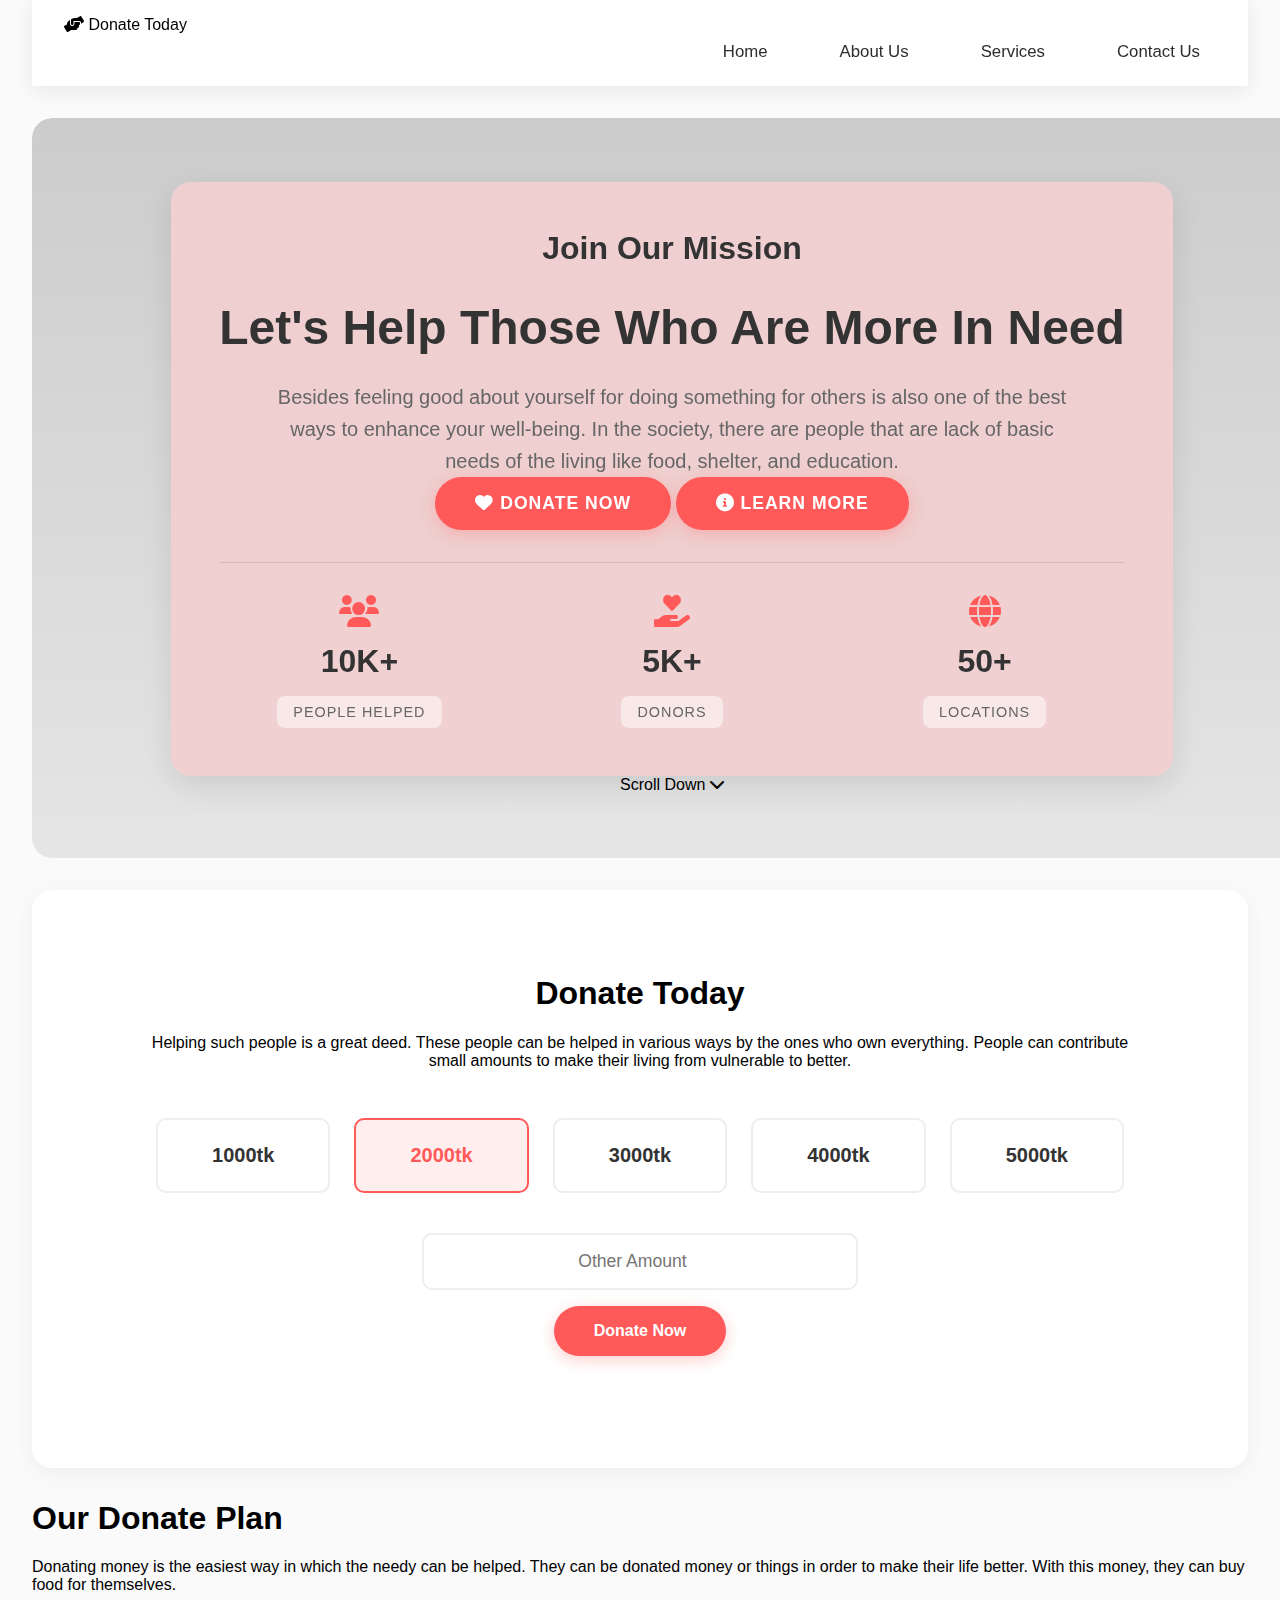
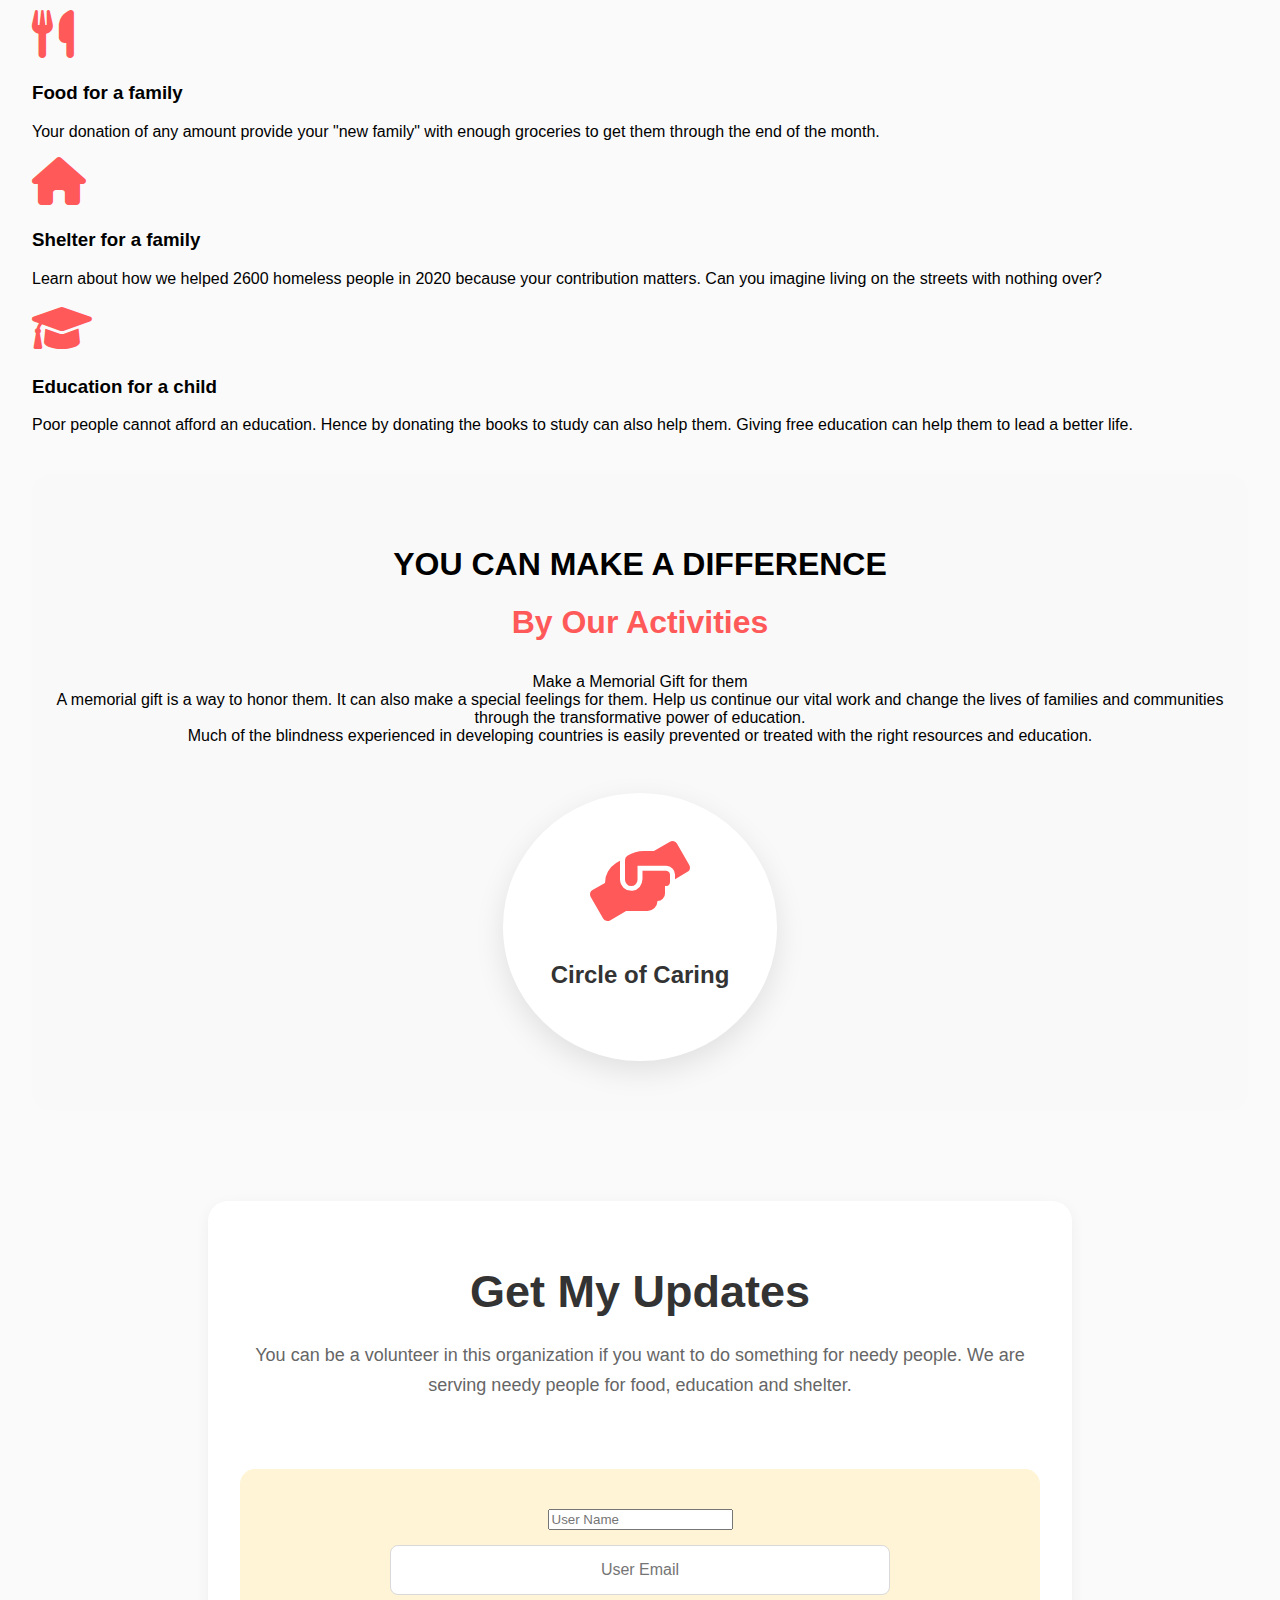
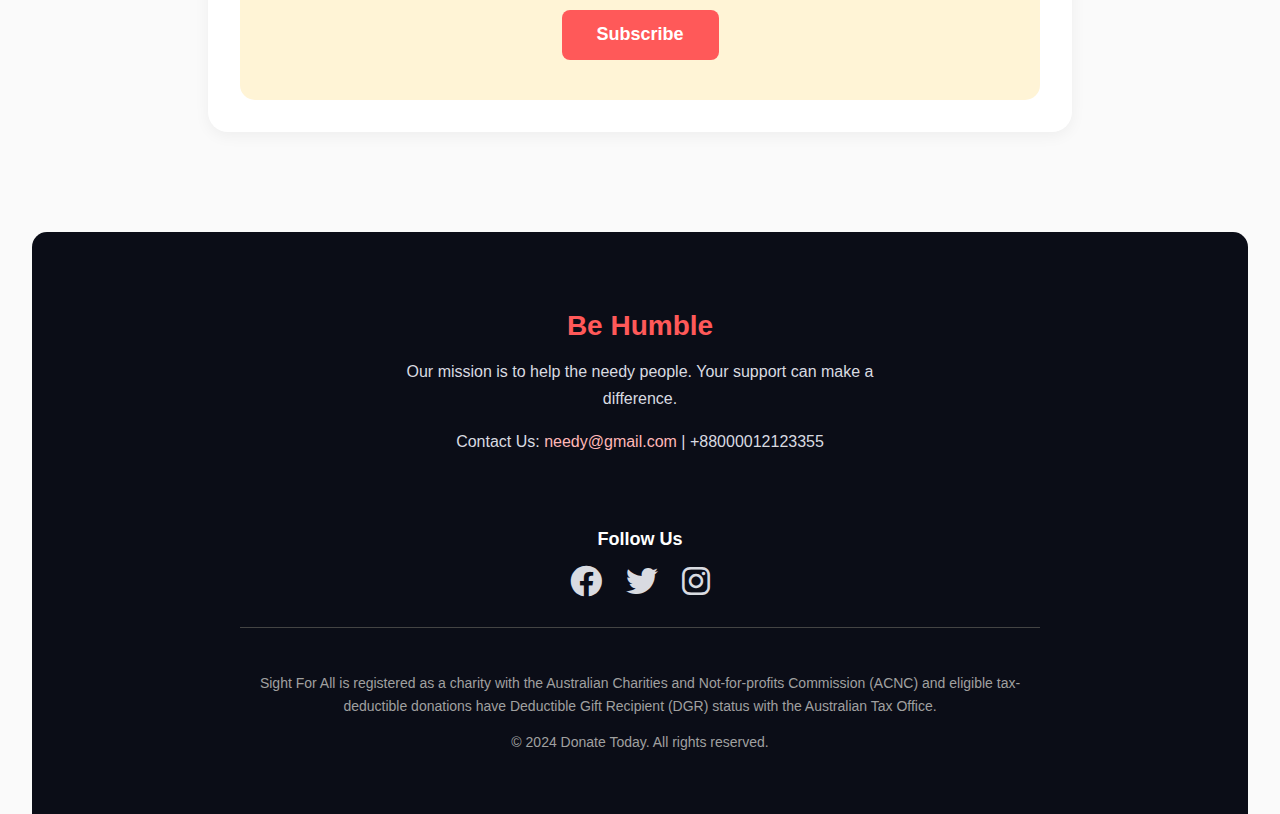
<file: index.html>
<!-- Your HTML structure here -->
<!DOCTYPE html>
<html lang="en">
  <head>
    <meta charset="UTF-8" />
    <meta http-equiv="X-UA-Compatible" content="IE=edge" />
    <meta name="viewport" content="width=device-width, initial-scale=1.0" />
    <title>Donate Today - Home</title>
    <link rel="stylesheet" href="header.css" />
    <link rel="stylesheet" href="https://cdnjs.cloudflare.com/ajax/libs/font-awesome/6.0.0/css/all.min.css" />
    <link href="https://unpkg.com/aos@2.3.1/dist/aos.css" rel="stylesheet">
  </head>
  <body class="body--div">
    <nav class="modern-nav">
      <div class="nav-brand">
        <i class="fas fa-hands-helping"></i>
        <span>Donate Today</span>
      </div>
      <ul>
        <li><a href="index.html" class="active">Home</a></li>
        <li><a href="about.html">About Us</a></li>
        <li>
          <a href="services.html">Services</a>
          <ul class="submenu">
            <li><a href="services.html#food">Food Donation</a></li>
            <li><a href="services.html#shelter">Shelter Support</a></li>
            <li><a href="services.html#education">Education Aid</a></li>
          </ul>
        </li>
        <li><a href="contact.html">Contact Us</a></li>
      </ul>
    </nav>

    <section class="main-div-banner">
      
      <div class="banner-content">
        <div class="banner-badge ">Join Our Mission</div>
        <h1 class="h1-banner">Let's Help Those Who Are More In Need</h1>
        <p class="p-banner">
          Besides feeling good about yourself for doing something for others is also one of the best ways to enhance your well-being. In the society, there are people that are lack of basic needs of the living like food, shelter, and education.
        </p>
        <div class="banner-buttons">
          <a class="btn-banner primary" href="#donate">
            <i class="fas fa-heart"></i>
            Donate Now
          </a>
          <a class="btn-banner secondary" href="#learn-more">
            <i class="fas fa-info-circle"></i>
            Learn More
          </a>
        </div>
        <div class="banner-stats">
          <div class="stat-item" data-aos="fade-up" data-aos-delay="200">
            <i class="fas fa-users"></i>
            <span class="stat-number">10K+</span>
            <span class="stat-label">People Helped</span>
          </div>
          <div class="stat-item" data-aos="fade-up" data-aos-delay="400">
            <i class="fas fa-hand-holding-heart"></i>
            <span class="stat-number">5K+</span>
            <span class="stat-label">Donors</span>
          </div>
          <div class="stat-item" data-aos="fade-up" data-aos-delay="600">
            <i class="fas fa-globe"></i>
            <span class="stat-number">50+</span>
            <span class="stat-label">Locations</span>
          </div>
        </div>
      </div>
      <div class="scroll-indicator">
        <span>Scroll Down</span>
        <i class="fas fa-chevron-down"></i>
      </div>
    </section>

    <section id="donate" class="main-div-donate">
      <div class="donate-content">
        <h1 class="h1-donate">Donate Today</h1>
        <p class="p-donate">
          Helping such people is a great deed. These people can be helped in various ways by the ones who own everything. People can contribute small amounts to make their living from vulnerable to better.
        </p>
        <div class="taka">
          <div class="taka-amount">1000tk</div>
          <div class="taka-amount">2000tk</div>
          <div class="taka-amount">3000tk</div>
          <div class="taka-amount">4000tk</div>
          <div class="taka-amount">5000tk</div>
          <div class="other-donate-now">
            <input class="amount" type="number" placeholder="Other Amount" />
            <a class="btn-donate" href="#">Donate Now</a>
          </div>
        </div>
      </div>
    </section>

    <section class="our-donate-plan">
      <div class="div-our-donate-plan">
        <h1 class="h1-our-donate-plane">Our Donate Plan</h1>
        <p class="p-our-donate-plane">
          Donating money is the easiest way in which the needy can be helped. They can be donated money or things in order to make their life better. With this money, they can buy food for themselves.
        </p>
      </div>
      <div class="donate-plan-cards-container">
        <div class="div-food">
          <div class="plan-icon">
            <i class="fas fa-utensils fa-3x"></i>
          </div>
          <h3 class="h3-our-donate-plane-food">Food for a family</h3>
          <p class="p-our-donate-plane-food">
            Your donation of any amount provide your "new family" with enough groceries to get them through the end of the month.
          </p>
        </div>
        <div class="div-shelter">
          <div class="plan-icon">
            <i class="fas fa-home fa-3x"></i>
          </div>
          <h3 class="h3-our-donate-plane">Shelter for a family</h3>
          <p class="p-our-donate-plane-shelter">
            Learn about how we helped 2600 homeless people in 2020 because your contribution matters. Can you imagine living on the streets with nothing over?
          </p>
        </div>
        <div class="div-education">
          <div class="plan-icon">
            <i class="fas fa-graduation-cap fa-3x"></i>
          </div>
          <h3 class="h3-our-donate-plane">Education for a child</h3>
          <p class="p-our-donate-plane-education">
            Poor people cannot afford an education. Hence by donating the books to study can also help them. Giving free education can help them to lead a better life.
          </p>
        </div>
      </div>
    </section>

    <section class="section-5">
      <div class="activities-1">
        <h1 class="h1-section-5">YOU CAN MAKE A DIFFERENCE</h1>
        <h2 class="h2-section-5">By Our Activities</h2>
        <p class="p-section-5">
          <span>Make a Memorial Gift for them</span><br>
          A memorial gift is a way to honor them. It can also make a special feelings for them. Help us continue our vital work and change the lives of families and communities through the transformative power of education.<br>
          Much of the blindness experienced in developing countries is easily prevented or treated with the right resources and education.
        </p>
      </div>
      <div class="activities-2">
        <div class="circle-of-caring">
          <i class="fas fa-hands-helping fa-5x"></i>
          <h3>Circle of Caring</h3>
        </div>
      </div>
    </section>

    <section class="section-4">
      <div class="main-div-get-my-updates">
        <div class="div-get-my-updates-writings">
          <h1 class="h1-get-my-updates">Get My Updates</h1>
          <p class="p-get-my-updates">
            You can be a volunteer in this organization if you want to do something for needy people. We are serving needy people for food, education and shelter.
          </p>
        </div>
        <div class="form-div-get-my-updates">
          <form class="form-get-my-updates" action="">
            <input class="input-name-get-my-updates" type="text" placeholder="User Name" />
            <input class="input-email-get-my-updates" type="email" placeholder="User Email" />
            <input class="input-submit-get-my-updates" type="submit" value="Subscribe" />
          </form>
        </div>
      </div>
    </section>

    <footer class="site-footer">
      <div class="footer-content-wrapper">
        <div class="footer-main">
          <div class="footer-about">
            <h3 class="footer-heading">Be Humble</h3>
            <p class="footer-mission">
              Our mission is to help the needy people. Your support can make a difference.
            </p>
            <p class="footer-contact">
              Contact Us: <a href="mailto:needy@gmail.com">needy@gmail.com</a> | +88000012123355
            </p>
          </div>
          <div class="footer-social">
            <h4 class="footer-social-heading">Follow Us</h4>
            <a href="#" class="social-link"><i class="fab fa-facebook fa-2x"></i></a>
            <a href="#" class="social-link"><i class="fab fa-twitter fa-2x"></i></a>
            <a href="#" class="social-link"><i class="fab fa-instagram fa-2x"></i></a>
          </div>
        </div>
        <div class="footer-legal-section">
          <p class="footer-legal">
            Sight For All is registered as a charity with the Australian Charities and Not-for-profits Commission (ACNC) and eligible tax-deductible donations have Deductible Gift Recipient (DGR) status with the Australian Tax Office.
          </p>
          <p class="footer-copyright">
            &copy; 2024 Donate Today. All rights reserved.
          </p>
        </div>
      </div>
    </footer>

    <script src="https://unpkg.com/aos@2.3.1/dist/aos.js"></script>
    <script>
      AOS.init();
    </script>
    <script src="script.js"></script>
  </body>
</html>
</file>
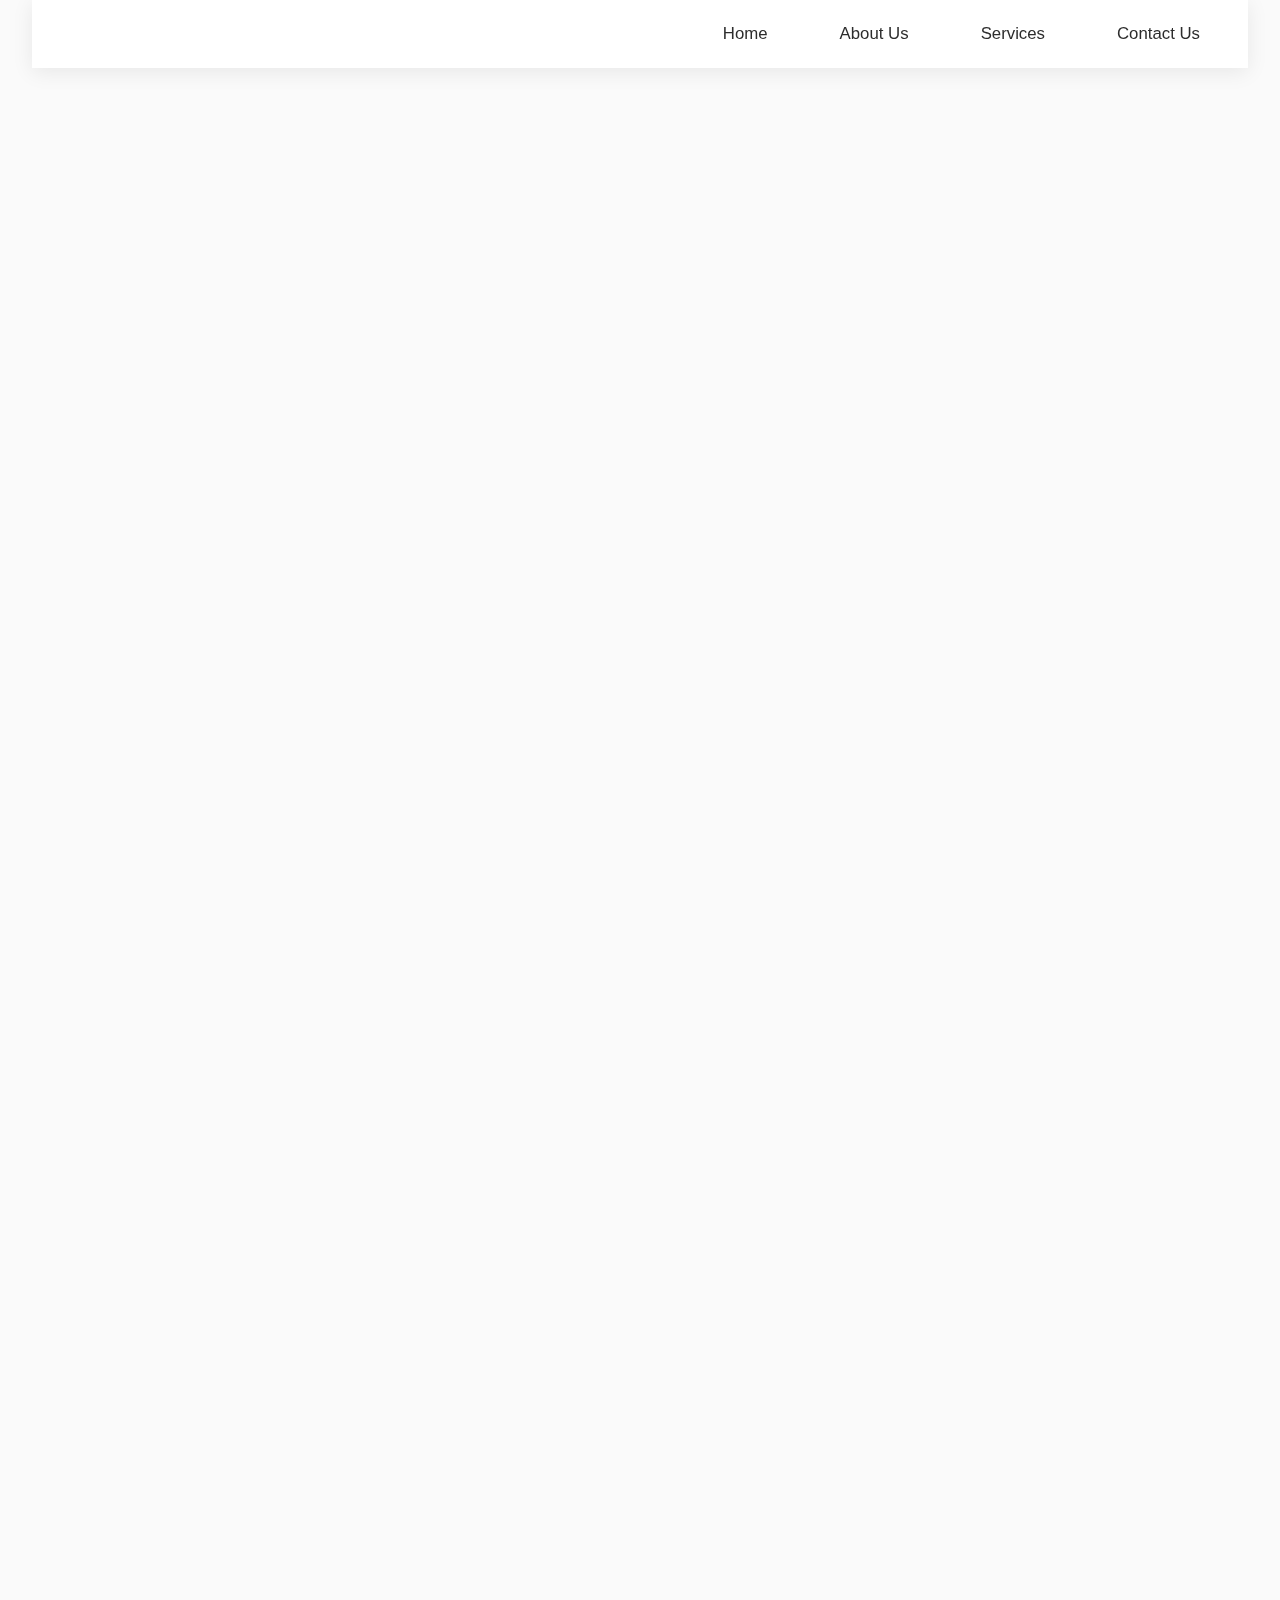
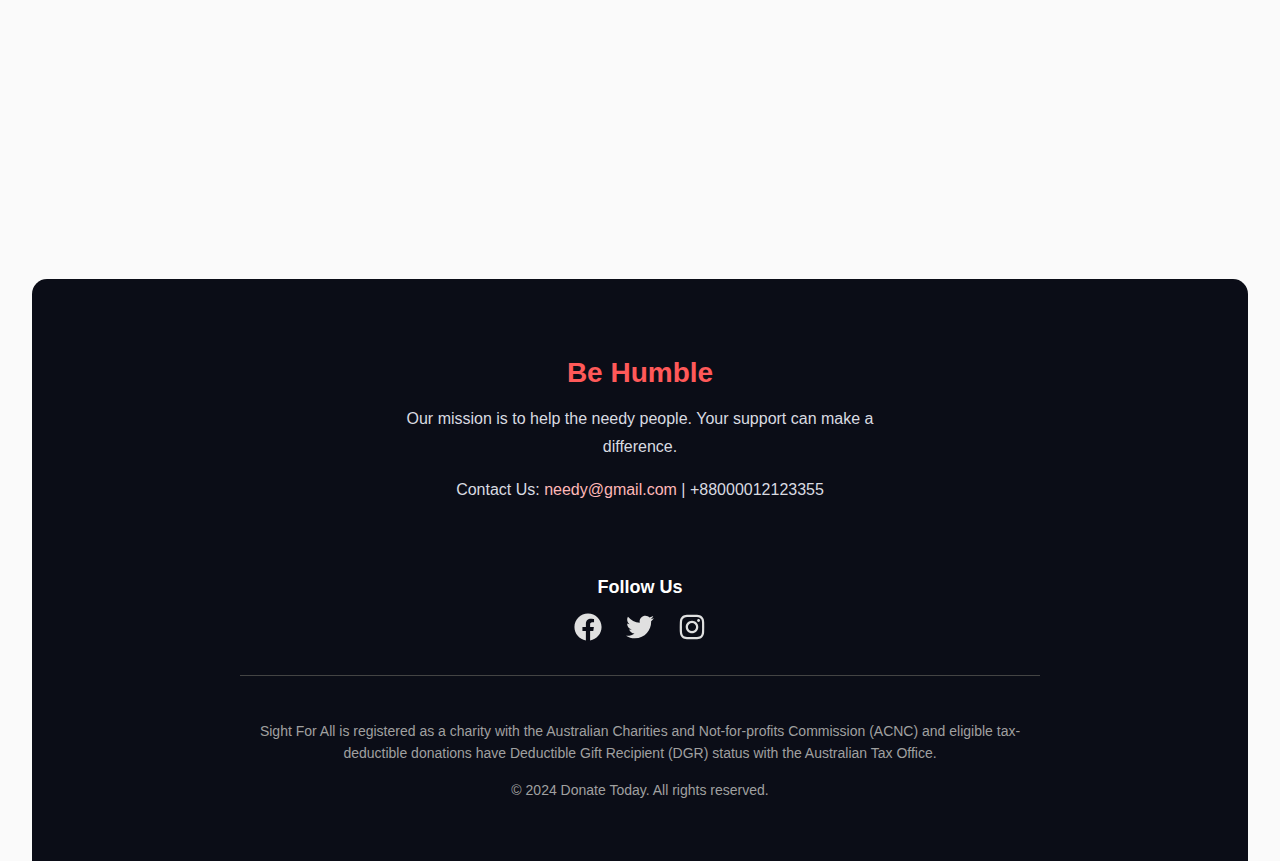
<file: contact.html>
<!DOCTYPE html>
<html lang="en">
  <head>
    <meta charset="UTF-8" />
    <meta http-equiv="X-UA-Compatible" content="IE=edge" />
    <meta name="viewport" content="width=device-width, initial-scale=1.0" />
    <title>Donate Today - Contact Us</title>
    <link rel="stylesheet" href="header.css" />
    <link rel="stylesheet" href="https://cdnjs.cloudflare.com/ajax/libs/font-awesome/6.0.0/css/all.min.css" />
  </head>
  <body class="body--div">
    <nav>
      <ul>
        <li><a href="index.html">Home</a></li>
        <li><a href="about.html">About Us</a></li>
        <li>
          <a href="services.html">Services</a>
          <ul class="submenu">
            <li><a href="services.html#food">Food Donation</a></li>
            <li><a href="services.html#shelter">Shelter Support</a></li>
            <li><a href="services.html#education">Education Aid</a></li>
          </ul>
        </li>
        <li><a href="contact.html">Contact Us</a></li>
      </ul>
    </nav>

    <section class="contact-section">
      <div class="contact-header">
        <h1>Contact Us</h1>
        <p class="contact-subtitle">We'd love to hear from you. Get in touch with us!</p>
      </div>

      <div class="contact-content">
        <div class="contact-info">
          <div class="info-card">
            <i class="fas fa-map-marker-alt fa-2x" style="color: #FF5959; margin-bottom: 15px;"></i>
            <h3>Our Location</h3>
            <p>123 Charity Street</p>
            <p>Dhaka, Bangladesh</p>
          </div>
          <div class="info-card">
            <i class="fas fa-envelope fa-2x" style="color: #FF5959; margin-bottom: 15px;"></i>
            <h3>Contact Information</h3>
            <p>Email: needy@gmail.com</p>
            <p>Phone: +88000012123355</p>
          </div>
          <div class="info-card">
            <i class="fas fa-clock fa-2x" style="color: #FF5959; margin-bottom: 15px;"></i>
            <h3>Working Hours</h3>
            <p>Monday - Friday: 9:00 AM - 6:00 PM</p>
            <p>Saturday: 10:00 AM - 4:00 PM</p>
          </div>
        </div>

        <div class="contact-form-container">
          <form class="contact-form" action="#" method="POST">
            <div class="form-group">
              <label class="form-group-label" for="name">Full Name</label>
              <input type="text" id="name" name="name" required placeholder="Enter your full name">
            </div>
            <div class="form-group">
              <label class="form-group-label" for="email">Email Address</label>
              <input type="email" id="email" name="email" required placeholder="Enter your email address">
            </div>
            <div class="form-group">
              <label class="form-group-label" for="subject">Subject</label>
              <input type="text" id="subject" name="subject" required placeholder="Enter message subject">
            </div>
            <div class="form-group">
              <label class="form-group-label" for="message">Message</label>
              <textarea id="message" name="message" rows="5" required placeholder="Type your message here..."></textarea>
            </div>
            <button type="submit" class="submit-btn">
              <i class="fas fa-paper-plane"></i> Send Message
            </button>
          </form>
        </div>
      </div>

      <div class="map-container">
        <h2><i class="fas fa-map-marked-alt"></i> Find Us</h2>
        <div class="map">
          <iframe 
            src="https://www.google.com/maps/embed?pb=!1m18!1m12!1m3!1d3651.9024424301397!2d90.39108061533447!3d23.753899084584!2m3!1f0!2f0!3f0!3m2!1i1024!2i768!4f13.1!3m3!1m2!1s0x3755b8983f79fa27%3A0x7c2d1c8eec6a1a4a!2sDhaka%2C%20Bangladesh!5e0!3m2!1sen!2sus!4v1647881234567!5m2!1sen!2sus" 
            width="100%" 
            height="450" 
            style="border:0;" 
            allowfullscreen="" 
            loading="lazy">
          </iframe>
        </div>
      </div>
    </section>

    <footer class="site-footer">
      <div class="footer-content-wrapper">
        <div class="footer-main">
          <div class="footer-about">
            <h3 class="footer-heading">Be Humble</h3>
            <p class="footer-mission">
              Our mission is to help the needy people. Your support can make a difference.
            </p>
            <p class="footer-contact">
              Contact Us: <a href="mailto:needy@gmail.com">needy@gmail.com</a> | +88000012123355
            </p>
          </div>
          <div class="footer-social">
            <h4 class="footer-social-heading">Follow Us</h4>
            <a href="#" class="social-link"><img src="icons/facebook-brands.svg" alt="Facebook" class="social-icon"></a>
            <a href="#" class="social-link"><img src="icons/twitter-brands.svg" alt="Twitter" class="social-icon"></a>
            <a href="#" class="social-link"><img src="icons/instagram-brands.svg" alt="Instagram" class="social-icon"></a>
          </div>
        </div>
        <div class="footer-legal-section">
          <p class="footer-legal">
            Sight For All is registered as a charity with the Australian Charities and Not-for-profits Commission (ACNC) and eligible tax-deductible donations have Deductible Gift Recipient (DGR) status with the Australian Tax Office.
          </p>
          <p class="footer-copyright">
            &copy; 2024 Donate Today. All rights reserved.
          </p>
        </div>
      </div>
    </footer>

    <script src="script.js"></script>
  </body>
</html>
</file>
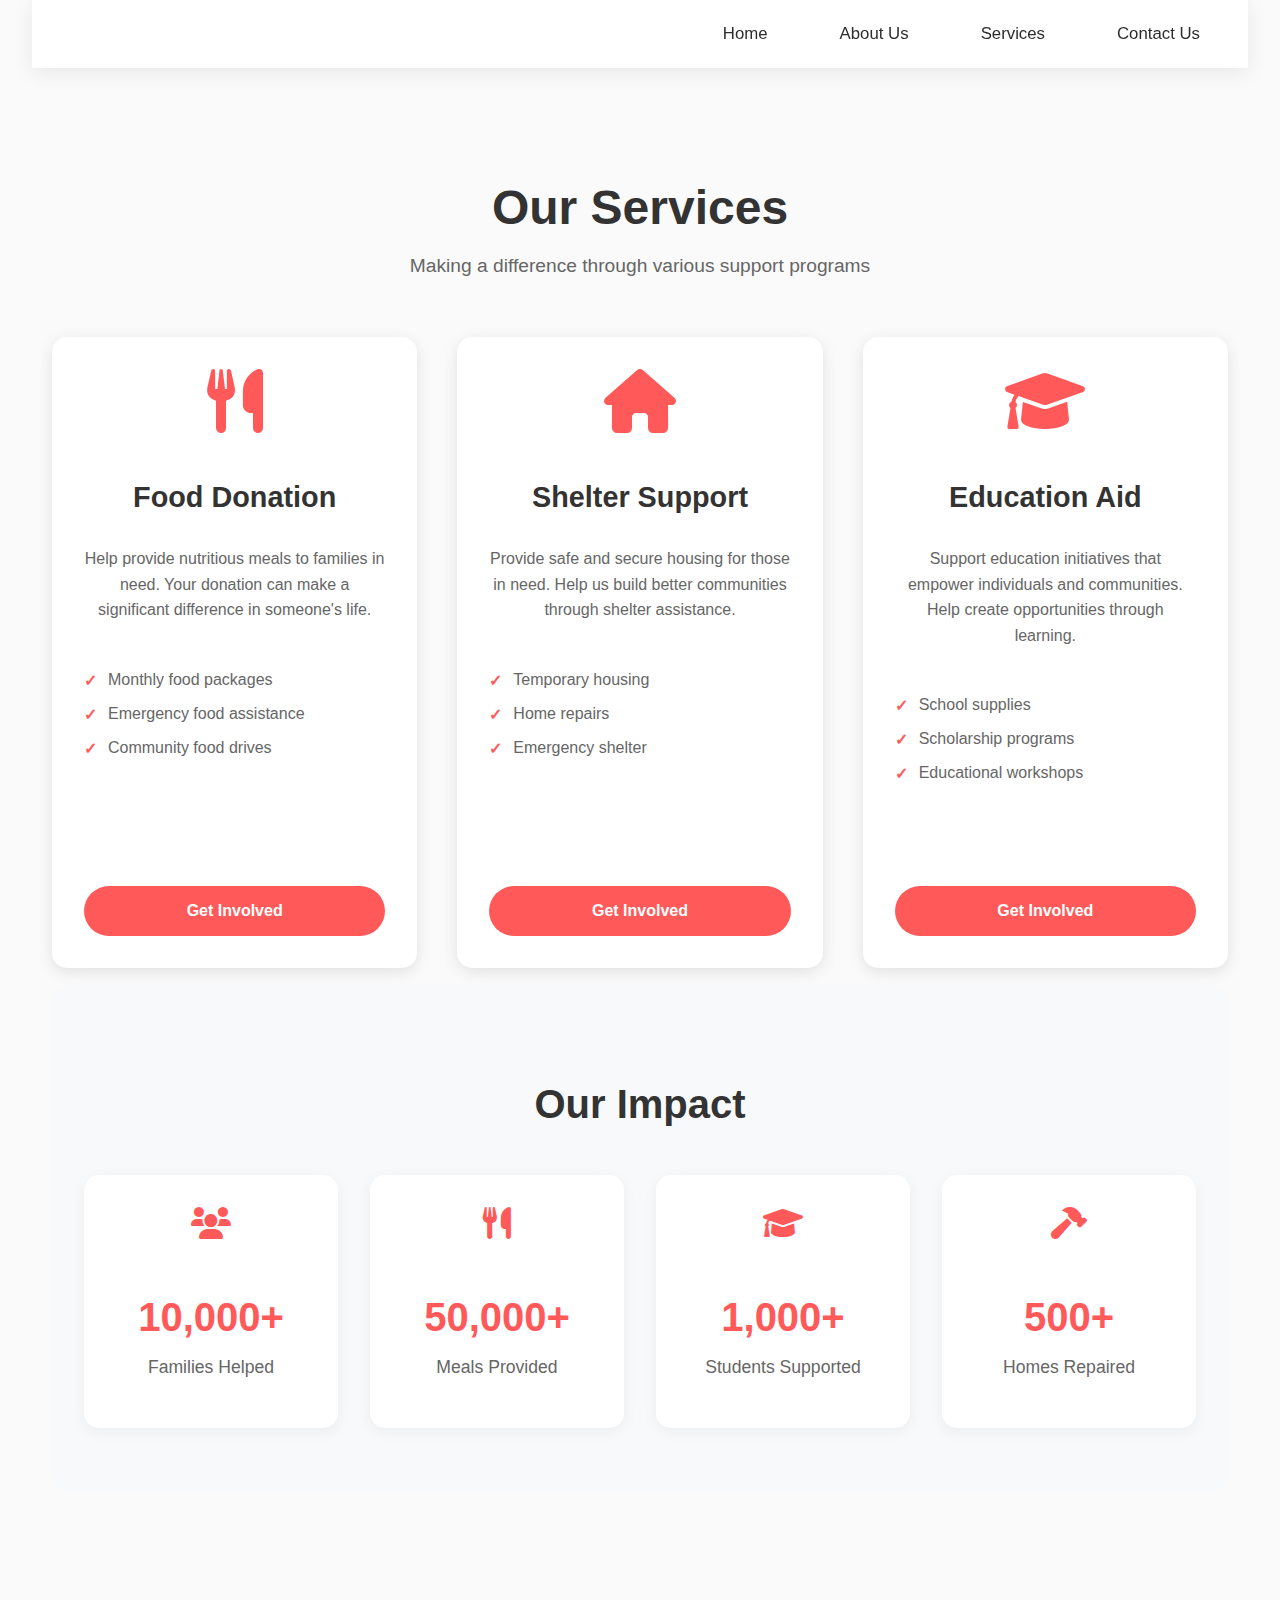
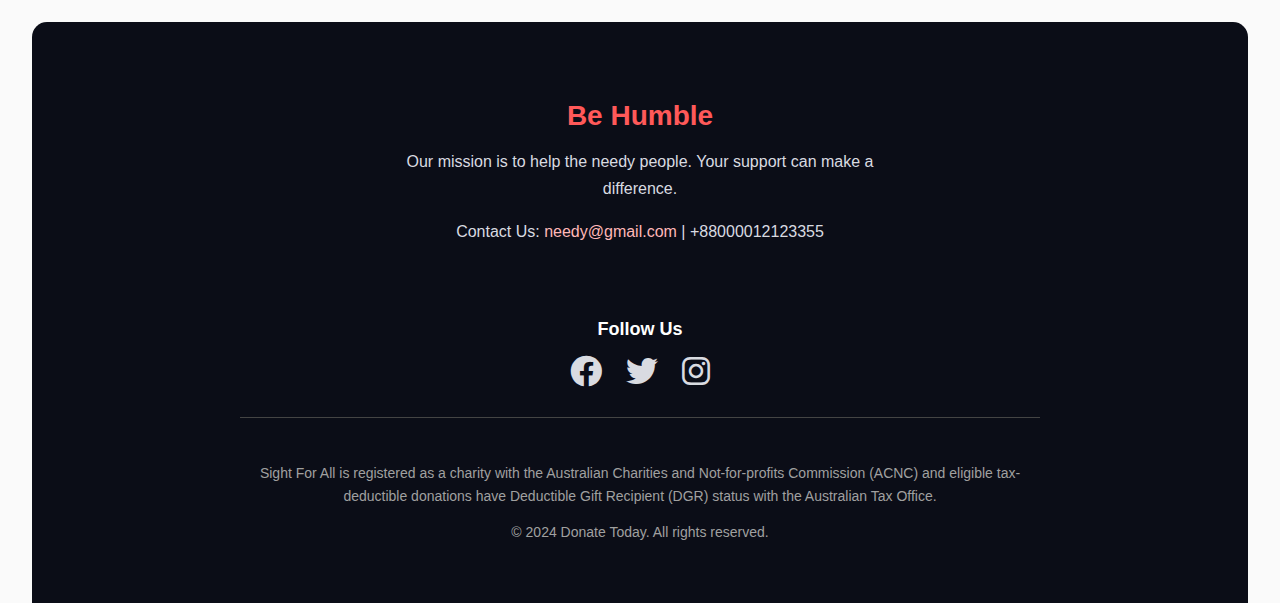
<file: services.html>
<!DOCTYPE html>
<html lang="en">
  <head>
    <meta charset="UTF-8" />
    <meta http-equiv="X-UA-Compatible" content="IE=edge" />
    <meta name="viewport" content="width=device-width, initial-scale=1.0" />
    <title>Donate Today - Services</title>
    <link rel="stylesheet" href="header.css" />
    <link rel="stylesheet" href="https://cdnjs.cloudflare.com/ajax/libs/font-awesome/6.0.0/css/all.min.css" />
  </head>
  <body class="body--div">
    <nav>
      <ul>
        <li><a href="index.html">Home</a></li>
        <li><a href="about.html">About Us</a></li>
        <li>
          <a href="services.html">Services</a>
          <ul class="submenu">
            <li><a href="services.html#food">Food Donation</a></li>
            <li><a href="services.html#shelter">Shelter Support</a></li>
            <li><a href="services.html#education">Education Aid</a></li>
          </ul>
        </li>
        <li><a href="contact.html">Contact Us</a></li>
      </ul>
    </nav>

    <section class="services-section">
      <div class="services-header">
        <h1>Our Services</h1>
        <p class="services-subtitle">Making a difference through various support programs</p>
      </div>

      <div class="services-content">
        <div id="food" class="service-card">
          <div class="service-icon">
            <i class="fas fa-utensils fa-4x"></i>
          </div>
          <div class="service-details">
            <h2>Food Donation</h2>
            <p>Help provide nutritious meals to families in need. Your donation can make a significant difference in someone's life.</p>
            <ul>
              <li>Monthly food packages</li>
              <li>Emergency food assistance</li>
              <li>Community food drives</li>
            </ul>
            <a href="contact.html" class="service-btn">Get Involved</a>
          </div>
        </div>

        <div id="shelter" class="service-card">
          <div class="service-icon">
            <i class="fas fa-home fa-4x"></i>
          </div>
          <div class="service-details">
            <h2>Shelter Support</h2>
            <p>Provide safe and secure housing for those in need. Help us build better communities through shelter assistance.</p>
            <ul>
              <li>Temporary housing</li>
              <li>Home repairs</li>
              <li>Emergency shelter</li>
            </ul>
            <a href="contact.html" class="service-btn">Get Involved</a>
          </div>
        </div>

        <div id="education" class="service-card">
          <div class="service-icon">
            <i class="fas fa-graduation-cap fa-4x"></i>
          </div>
          <div class="service-details">
            <h2>Education Aid</h2>
            <p>Support education initiatives that empower individuals and communities. Help create opportunities through learning.</p>
            <ul>
              <li>School supplies</li>
              <li>Scholarship programs</li>
              <li>Educational workshops</li>
            </ul>
            <a href="contact.html" class="service-btn">Get Involved</a>
          </div>
        </div>
      </div>

      <div class="impact-section">
        <h2>Our Impact</h2>
        <div class="impact-stats">
          <div class="stat-card">
            <i class="fas fa-users fa-2x" style="color: #FF5959; margin-bottom: 1rem;"></i>
            <h3>10,000+</h3>
            <p>Families Helped</p>
          </div>
          <div class="stat-card">
            <i class="fas fa-utensils fa-2x" style="color: #FF5959; margin-bottom: 1rem;"></i>
            <h3>50,000+</h3>
            <p>Meals Provided</p>
          </div>
          <div class="stat-card">
            <i class="fas fa-graduation-cap fa-2x" style="color: #FF5959; margin-bottom: 1rem;"></i>
            <h3>1,000+</h3>
            <p>Students Supported</p>
          </div>
          <div class="stat-card">
            <i class="fas fa-hammer fa-2x" style="color: #FF5959; margin-bottom: 1rem;"></i>
            <h3>500+</h3>
            <p>Homes Repaired</p>
          </div>
        </div>
      </div>
    </section>

    <footer class="site-footer">
      <div class="footer-content-wrapper">
        <div class="footer-main">
          <div class="footer-about">
            <h3 class="footer-heading">Be Humble</h3>
            <p class="footer-mission">
              Our mission is to help the needy people. Your support can make a difference.
            </p>
            <p class="footer-contact">
              Contact Us: <a href="mailto:needy@gmail.com">needy@gmail.com</a> | +88000012123355
            </p>
          </div>
          <div class="footer-social">
            <h4 class="footer-social-heading">Follow Us</h4>
            <a href="#" class="social-link"><i class="fab fa-facebook fa-2x"></i></a>
            <a href="#" class="social-link"><i class="fab fa-twitter fa-2x"></i></a>
            <a href="#" class="social-link"><i class="fab fa-instagram fa-2x"></i></a>
          </div>
        </div>
        <div class="footer-legal-section">
          <p class="footer-legal">
            Sight For All is registered as a charity with the Australian Charities and Not-for-profits Commission (ACNC) and eligible tax-deductible donations have Deductible Gift Recipient (DGR) status with the Australian Tax Office.
          </p>
          <p class="footer-copyright">
            &copy; 2024 Donate Today. All rights reserved.
          </p>
        </div>
      </div>
    </footer>

    <script src="script.js"></script>
  </body>
</html>
</file>
<file: header.css>
/* Your CSS styles here */.parent {
  position: relative;
}

.child {
  position: absolute;
  top: 0;
  left: 0;
}.element1 {
  position: absolute;
  z-index: 1;
}

.element2 {
  position: absolute;
  z-index: 2;
}.element {
  position: absolute;
  top: 10%;
  left: 20%;
  width: 50%;
  height: 30%;
}.parent {
  position: relative;
  overflow: hidden;
}

.child {
  position: absolute;
  top: 0;
  left: 0;
}nav ul {
  position: relative;
  list-style: none;
  margin: 0;
  padding: 0;
}

nav ul li {
  position: relative;
  display: inline-block;
}

nav ul li a {
  display: block;
  padding: 10px;
  text-decoration: none;
}

.submenu {
  position: absolute;
  top: 100%;
  left: 0;
  background-color: #f9f9f9;
  border: 1px solid #ccc;
  display: none;
}

nav ul li:hover .submenu {
  display: block;
}.parent {
  position: relative;
}

.child {
  position: absolute;
  top: 0;
  left: 0;
}.element1 {
  position: absolute;
  z-index: 1;
}

.element2 {
  position: absolute;
  z-index: 2;
}.element {
  position: absolute;
  top: 10%;
  left: 20%;
  width: 50%;
  height: 30%;
}.parent {
  position: relative;
  overflow: hidden;
}

.child {
  position: absolute;
  top: 0;
  left: 0;
}nav ul {
  position: relative;
  list-style: none;
  margin: 0;
  padding: 0;
}

nav ul li {
  position: relative;
  display: inline-block;
}

nav ul li a {
  display: block;
  padding: 10px;
  text-decoration: none;
}

.submenu {
  position: absolute;
  top: 100%;
  left: 0;
  background-color: #f9f9f9;
  border: 1px solid #ccc;
  display: none;
}

nav ul li:hover .submenu {
  display: block;
}

@import url('https://fonts.googleapis.com/css2?family=Inter:wght@300;400;500;600;700;800&display=swap');
@import url('https://fonts.googleapis.com/css2?family=Poppins:wght@300;400;500;600;700&display=swap'); /* Added Poppins import */

.body--div {
  margin: 0 auto;
  position: relative;
  max-width: 1400px;
  width: 95%;
  font-family: 'Poppins', sans-serif;
  overflow-x: hidden;
  background-color: #fafafa;
}

.mother-div { /* This class seems unused in index.html, consider removing or using it */
  width: 100vw;
  height: 100vh;
  position: relative;
  margin: auto;
}

.main-div-banner {
  width: 100%;
  min-height: 600px;
  height: auto;
  display: flex;
  flex-direction: column;
  position: relative;
  justify-content: center;
  align-items: center;
  padding: 4rem 2rem;
  margin: 2rem 0;
  border-radius: 20px;
  overflow: hidden;
  background: rgb(255, 255, 255);
}

.video-background {
  position: absolute;
  top: 0;
  left: 0;
  width: 100%;
  height: 100%;
  z-index: 1;
}

.video-background::after {
  content: '';
  position: absolute;
  top: 0;
  left: 0;
  width: 100%;
  height: 100%;
  background: linear-gradient(to top, rgba(0, 0, 0, 0.2) 0%, rgba(0, 0, 0, 0.1) 70%);
}

.video-background video {
  width: 100%;
  height: 100%;
  object-fit: cover;
}

.banner-content {
  position: relative;
  z-index: 2;
  text-align: center;
  max-width: 1000px;
  margin: 0 auto;
  padding: 3rem;
  border-radius: 20px;
  background: rgba(240, 207, 207, 0.95);
  box-shadow: 0 10px 30px rgba(0, 0, 0, 0.1);
  backdrop-filter: blur(10px);
}

.banner-stats {
  display: grid;
  grid-template-columns: repeat(3, 1fr);
  gap: 2rem;
  margin-top: 2rem;
  padding-top: 2rem;
  border-top: 1px solid rgba(0, 0, 0, 0.1);
}
.banner-badge{
  font-size: 2rem;
  font-weight: 700;
  color: #333;
  margin-bottom: 1.5rem;
}
.stat-item {
  display: flex;
  flex-direction: column;
  align-items: center;
  gap: 0.5rem;
}

.stat-item i {
  font-size: 2rem;
  color: #FF5959;
  margin-bottom: 0.5rem;
}

.stat-number {
  font-size: 2rem;
  font-weight: 700;
  color: #333;
}

.stat-label {
  font-size: 0.9rem;
  color: #666;
  text-transform: uppercase;
  letter-spacing: 1px;
  padding: 0.5rem 1rem;
  background: rgba(255, 255, 255, 0.5);
  border-radius: 8px;
  margin-top: 0.5rem;
}

@media (max-width: 768px) {
  .banner-stats {
    grid-template-columns: 1fr;
    gap: 1.5rem;
  }

  .stat-item {
    padding: 1.5rem;
    background: rgba(255, 255, 255, 0.5);
    border-radius: 10px;
  }
  
  .stat-label {
    padding: 0.8rem 1.2rem;
  }
}

.h1-banner {
  font-size: clamp(2.2rem, 4vw, 3rem);
  line-height: 1.2;
  text-align: center;
  color: #333;
  margin-bottom: 1.5rem;
  font-weight: 700;
}

.p-banner {
  font-size: clamp(1rem, 2vw, 1.25rem);
  line-height: 1.6;
  text-align: center;
  color: #666;
  max-width: 800px;
  margin: 0 auto;
}

.div-btn-banner {
  margin-top: 2rem;
}

.btn-banner {
  display: inline-block;
  padding: 1rem 2.5rem;
  background: #FF5959;
  color: #FFFFFF;
  font-size: 1.1rem;
  font-weight: 600;
  text-transform: uppercase;
  letter-spacing: 1px;
  border-radius: 50px;
  text-decoration: none;
  transition: all 0.3s ease;
  box-shadow: 0 4px 15px rgba(255, 89, 89, 0.3);
}

.btn-banner:hover {
  transform: translateY(-2px);
  box-shadow: 0 6px 20px rgba(255, 89, 89, 0.4);
  background: #ff4444;
}

/* Donate Section */
.main-div-donate {
  padding: 4rem 2rem;
  text-align: center;
  background: #ffffff;
  border-radius: 20px;
  margin: 2rem 0;
  box-shadow: 0 5px 20px rgba(0, 0, 0, 0.05);
}

.donate-content {
  max-width: 1000px;
  margin: 0 auto;
}

.taka {
  display: grid;
  grid-template-columns: repeat(auto-fit, minmax(150px, 1fr));
  gap: 1.5rem;
  max-width: 1000px;
  margin: 2rem auto;
  padding: 1rem;
}

.taka-amount {
  background: #ffffff;
  padding: 1.5rem;
  border-radius: 10px;
  font-weight: 600;
  font-size: 1.25rem;
  color: #333;
  cursor: pointer;
  transition: all 0.3s ease;
  border: 2px solid #eee;
}

.taka-amount:hover {
  transform: translateY(-3px);
  box-shadow: 0 5px 15px rgba(0, 0, 0, 0.1);
  border-color: #FF5959;
}

.taka-amount:nth-child(2) {
  background: #FFEEEE;
  border-color: #FF5959;
  color: #FF5959;
}

.other-donate-now {
  grid-column: 1 / -1;
  display: flex;
  flex-direction: column;
  gap: 1rem;
  align-items: center;
  margin-top: 1rem;
}

.amount {
  width: 100%;
  max-width: 400px;
  padding: 1rem;
  border: 2px solid #eee;
  border-radius: 10px;
  font-size: 1.1rem;
  text-align: center;
  transition: all 0.3s ease;
}

.amount:focus {
  outline: none;
  border-color: #FF5959;
  box-shadow: 0 0 0 3px rgba(255, 89, 89, 0.1);
}

.btn-donate {
  background: #FF5959;
  color: #FFFFFF;
  padding: 1rem 2.5rem;
  border-radius: 50px;
  text-decoration: none;
  font-weight: 600;
  transition: all 0.3s ease;
  box-shadow: 0 4px 15px rgba(255, 89, 89, 0.3);
}

.btn-donate:hover {
  transform: translateY(-2px);
  box-shadow: 0 6px 20px rgba(255, 89, 89, 0.4);
  background: #ff4444;
}

/* Donate Plan Section */
.plan-icon {
  color: #FF5959;
  margin-bottom: 1.5rem;
  transition: transform 0.3s ease;
}

.div-food:hover .plan-icon,
.div-shelter:hover .plan-icon,
.div-education:hover .plan-icon {
  transform: scale(1.1);
}

/* Activities Section */
.section-5 {
  display: flex;
  flex-direction: column;
  align-items: center;
  width: 100%;
  padding: 50px 20px;
  box-sizing: border-box;
  text-align: center;
  background-color: #f9f9f9;
  margin-top: 40px;
  border-radius: 20px;
}

.h2-section-5 {
  font-size: clamp(1.5rem, 3vw, 2rem);
  color: #FF5959;
  margin: 1rem 0 2rem;
  font-weight: 600;
}

.form-group {
  position: relative;
  margin-bottom: 1.5rem;
}

.form-group-label {
  position: absolute;
  top: -10px;
  left: 15px;
  background: white;
  padding: 0 8px;
  font-size: 0.9rem;
  font-weight: 500;
  color: #333;
  z-index: 1;
}

.form-group input,
.form-group textarea {
  width: 100%;
  padding: 15px;
  border: 2px solid #eee;
  border-radius: 10px;
  font-size: 1rem;
  transition: all 0.3s ease;
  background: white;
}

.form-group input:focus,
.form-group textarea:focus {
  border-color: #FF5959;
  outline: none;
  box-shadow: 0 0 0 3px rgba(255, 89, 89, 0.1);
}

.form-group input:focus + .form-group-label,
.form-group textarea:focus + .form-group-label {
  color: #FF5959;
}

@media (max-width: 768px) {
  .form-group-label {
    padding: 6px 12px;
    font-size: 0.9rem;
  }
}

.circle-of-caring {
  background: white;
  padding: 3rem;
  border-radius: 50%;
  box-shadow: 0 10px 30px rgba(0, 0, 0, 0.1);
  margin-top: 2rem;
  transition: all 0.3s ease;
}

.circle-of-caring:hover {
  transform: scale(1.05);
  box-shadow: 0 15px 40px rgba(0, 0, 0, 0.15);
}

.circle-of-caring i {
  color: #FF5959;
  margin-bottom: 1rem;
}

.circle-of-caring h3 {
  color: #333;
  font-size: 1.5rem;
  font-weight: 600;
}

/* Social Icons */
.social-link i {
  color: #D9DBE1;
  transition: all 0.3s ease;
}

.social-link:hover i {
  color: #FF5959;
  transform: translateY(-3px);
}

/* Get My Updates */
.section-4 { /* This seems to be the container for "Get My Updates" */
  /* display: inline-block; Removed */
  /* position: absolute; Removed */
  /* width: 200px; Removed */
  /* height: 86px; Removed */
  /* left: 80px; Removed */
  /* top: 2550px; Removed */
  padding: 50px 20px;
  box-sizing: border-box;
  width: 100%;
  margin-top: 40px; /* Spacing */
}

.main-div-get-my-updates {
  /* width: 1400px; Removed */
  max-width: 800px; /* Center content */
  margin: 0 auto; /* Center content */
  /* height: 500px; Removed, let content define height */
  /* margin-top: 20px; Removed, handled by section-4 */
  /* padding-top: 30px; Removed, handled by section-4 */
  text-align: center;
  background: #ffffff;
  padding: 2rem;
  border-radius: 20px;
  box-shadow: 0 4px 15px rgba(0, 0, 0, 0.05);
}

.div-get-my-updates-writings {
  /* width: 1409px; Removed */
  /* height: 100px; Removed */
  box-sizing: border-box;
  text-align: center;
  padding-bottom: 20px;
  margin-bottom: 30px; /* Increased margin */
}

.h1-get-my-updates {
  font-family: 'Inter', sans-serif;
  font-style: normal;
  font-weight: 700;
  font-size: clamp(30px, 5vw, 45px); /* Responsive font size */
  line-height: 1.3;
  text-align: center;
  color: #333;
  margin-bottom: 15px;
}

.p-get-my-updates {
  font-family: 'Poppins', sans-serif;
  font-style: normal;
  font-weight: 400;
  font-size: clamp(16px, 2.5vw, 18px); /* Responsive font size */
  line-height: 1.7;
  text-align: center;
  color: #666;
}

.form-div-get-my-updates {
  display: flex;
  justify-content: center;
  align-items: center;
  /* width: 1409px; Removed */
  /* height: 200px; Removed */
  /* left: 316px; Removed */
  /* top: 3442px; Removed */
  background: #FFF4D6;
  padding: 40px 20px; /* Add padding */
  border-radius: 15px;
  box-sizing: border-box;
  /* margin-top: 0px; Removed */
}

.form-get-my-updates { /* Target the form element */
    display: flex;
    flex-direction: column; /* Stack inputs on small screens */
    align-items: center;
    gap: 15px;
    width: 100%;
    max-width: 500px; /* Limit form width */
}

.iput-name-get-my-updates, /* Corrected typo from iput to input */
.input-email-get-my-updates {
  text-align: center;
  width: 100%; /* Full width within form */
  height: 50px;
  /* left: 505px; Removed */
  /* top: 3318px / 3518px; Removed */
  background: #FFFFFF; /* Changed background */
  border: 1px solid #D9D9D9; /* Added border */
  border-radius: 8px; /* Consistent border radius */
  padding: 10px;
  box-sizing: border-box;
  font-family: 'Poppins', sans-serif;
  font-size: 16px;
}

.input-submit-get-my-updates {
  /* position: absolute; Removed */
  width: auto; /* Fit content */
  min-width: 157px;
  height: 50px; /* Consistent height */
  /* left: 780px; Removed */
  /* top: 3518px; Removed */
  background: #FF5959;
  border-radius: 8px; /* Consistent border radius */
  color: #FFFFFF;
  font-family: 'Inter', sans-serif;
  font-weight: 600;
  font-size: 18px;
  border: none;
  cursor: pointer;
  padding: 0 25px; /* Horizontal padding */
  transition: background-color 0.3s ease;
}

.input-submit-get-my-updates:hover {
    background-color: #e04a4a;
}

/* Footer Styles */
.site-footer {
  background-color: #0B0D17;
  color: #D9DBE1;
  padding: 50px 20px; /* Increased padding */
  text-align: center;
  font-family: 'Poppins', sans-serif;
  margin-top: 50px;
  border-radius: 15px 15px 0 0; /* Rounded top corners */
}

.footer-content-wrapper {
  max-width: 800px;
  margin: 0 auto;
}

.footer-main {
    display: flex;
    flex-direction: column; /* Stack on small screens */
    align-items: center;
    gap: 30px; /* Space between about and social */
    margin-bottom: 30px;
}

.footer-about {
    max-width: 500px; /* Limit width */
}

.footer-heading {
  font-family: 'Inter', sans-serif; /* Consistent font */
  font-size: clamp(22px, 4vw, 28px); /* Responsive font size */
  color: #FF5959;
  margin-bottom: 15px;
  font-weight: 700;
}

.footer-contact,
.footer-mission {
  font-size: clamp(14px, 2vw, 16px); /* Responsive font size */
  line-height: 1.7; /* Improved line height */
  margin-bottom: 10px;
}
.footer-contact a {
    color: #FFB8B8; /* Lighter red for links */
    text-decoration: none;
}
.footer-contact a:hover {
    text-decoration: underline;
}

.footer-social {
    margin-top: 10px; /* Spacing if stacked */
}
.footer-social-heading {
    font-family: 'Inter', sans-serif;
    font-size: 18px;
    color: #FFFFFF;
    margin-bottom: 15px;
    font-weight: 600;
}
.social-link {
    margin: 0 10px;
    display: inline-block; /* Ensure proper spacing */
}
.social-icon {
    width: 28px; /* Slightly larger icons */
    height: 28px;
    filter: grayscale(100%) invert(90%) sepia(10%) saturate(0%) hue-rotate(180deg) brightness(100%) contrast(90%); /* Make icons whiteish */
    transition: filter 0.3s ease;
}
.social-link:hover .social-icon {
    filter: none; /* Full color on hover */
}


.footer-legal-section {
    border-top: 1px solid #444; /* Separator */
    padding-top: 30px;
    margin-top: 30px;
}
.footer-legal,
.footer-copyright {
  font-size: clamp(12px, 1.8vw, 14px); /* Responsive font size */
  line-height: 1.6;
  margin-bottom: 10px;
  color: #A0A0A0; /* Lighter gray for legal text */
}

/* Media Queries for Responsiveness */

@media (max-width: 992px) {
    .taka {
        max-width: 600px; /* Adjust for medium screens */
    }
    .taka > div {
        width: 100px;
        height: 80px;
        font-size: clamp(16px, 2.5vw, 20px);
    }
    .our-donate-plan {
        padding: 40px 15px;
    }
    .donate-plan-cards-container {
        gap: 20px;
    }
    .div-food, .div-shelter, .div-education {
        padding: 25px 20px;
    }
    .footer-main {
        gap: 25px;
    }
}


@media (max-width: 768px) {
  .main-div-banner {
    min-height: 500px;
    padding: 3rem 1rem;
    margin: 1rem 0;
  }
  
  .taka {
    grid-template-columns: repeat(2, 1fr);
  }
  
  .other-donate-now {
    padding: 0 1rem;
  }

  .h1-banner {
    margin-bottom: 15px;
  }
  .p-banner {
    font-size: clamp(15px, 3.5vw, 18px);
  }
  .div-btn-banner {
    padding: 14px 20px;
    height: 50px;
    margin-top: 20px;
  }
   .div-btn-banner a.btn-banner {
    font-size: 16px;
  }

  .amount {
    height: 45px;
    font-size: 16px;
  }
  .btn-donate {
    height: 50px;
    font-size: 16px;
    padding: 14px 20px;
  }

  .our-donate-plan {
    padding: 30px 10px;
  }
  .donate-plan-cards-container {
    flex-direction: column; /* Stack cards vertically */
    align-items: center; /* Center stacked cards */
    gap: 25px;
  }
  .div-food, .div-shelter, .div-education {
    max-width: 400px; /* Allow cards to be a bit wider when stacked */
    width: 90%; /* Take more width when stacked */
  }

  .form-get-my-updates {
    padding: 30px 15px;
  }
  .form-get-my-updates { /* Form itself */
    flex-direction: column; /* Stack inputs */
  }
  .iput-name-get-my-updates,
  .input-email-get-my-updates,
  .input-submit-get-my-updates {
    width: 100%; /* Full width for inputs and button */
  }
  .input-submit-get-my-updates {
    margin-top: 10px; /* Add space if it was inline before */
  }
  .footer-main {
    flex-direction: column;
    align-items: center;
    text-align: center;
  }
  .footer-social {
    margin-top: 20px;
  }
}

@media (max-width: 576px) {
  .body--div {
    width: 100%; /* Full width on very small screens */
    padding: 10px 5px 0 5px; /* Adjust padding */
  }
  .main-div-banner {
    min-height: 350px;
    border-radius: 10px; /* Smaller radius */
  }
   .h1-banner {
    font-size: clamp(28px, 7vw, 40px);
  }
  .p-banner {
    font-size: clamp(14px, 4vw, 16px);
  }
  .div-btn-banner {
    height: 45px;
    padding: 12px 18px;
  }
  .div-btn-banner a.btn-banner {
    font-size: 15px;
  }

  .h1-donate, .h1-our-donate-plane, .h1-section-5, .h1-get-my-updates {
    font-size: clamp(24px, 6vw, 32px);
  }
  .p-donate, .p-our-donate-plane, .p-section-5, .p-get-my-updates {
    font-size: clamp(14px, 3.5vw, 16px);
  }

  .taka > div {
    width: calc(50% - 5px); /* Adjust for smaller gap */
    height: 80px;
    font-size: clamp(14px, 3.5vw, 18px);
  }
  .amount {
    height: 40px;
    font-size: 15px;
  }
  .btn-donate {
    height: 45px;
    font-size: 15px;
    padding: 12px 18px;
  }
  .div-food, .div-shelter, .div-education {
    padding: 20px 15px;
    min-height: auto; /* Allow height to shrink more */
  }
   .h3-our-donate-plane-food, .h3-our-donate-plane, .h3-our-donate-plane-education {
    font-size: 20px;
  }
  .p-our-donate-plane-food, .p-our-donate-plane-shelter, .p-our-donate-plane-education {
    font-size: 15px;
  }
  .activities-img {
    border-radius: 8px;
  }
  .form-div-get-my-updates {
    padding: 25px 10px;
  }
  .iput-name-get-my-updates,
  .input-email-get-my-updates {
    height: 45px;
    font-size: 15px;
  }
  .input-submit-get-my-updates {
    height: 45px;
    font-size: 16px;
  }
  .footer-heading {
    font-size: clamp(20px, 5vw, 24px);
  }
  .footer-contact, .footer-mission, .footer-legal, .footer-copyright {
    font-size: clamp(12px, 2.5vw, 14px);
  }
  .social-icon {
    width: 24px;
    height: 24px;
  }
  .footer-social-heading {
    font-size: 16px;
  }
}

/* Modern Navbar Styles */
nav {
  background-color: rgba(255, 255, 255, 0.95);
  backdrop-filter: blur(10px);
  box-shadow: 0 4px 20px rgba(0, 0, 0, 0.08);
  padding: 1rem 2rem;
  position: sticky;
  top: 0;
  z-index: 1000;
  transition: all 0.3s ease;
}

nav.scrolled {
  padding: 0.8rem 2rem;
  background-color: rgba(255, 255, 255, 0.98);
  box-shadow: 0 4px 25px rgba(0, 0, 0, 0.1);
}

nav ul {
  display: flex;
  justify-content: flex-end;
  align-items: center;
  list-style: none;
  margin: 0;
  padding: 0;
  gap: 2.5rem;
}

nav ul li {
  position: relative;
}

nav ul li a {
  color: #2D2D2D;
  text-decoration: none;
  font-weight: 500;
  font-size: 1.05rem;
  padding: 0.5rem 1rem;
  transition: all 0.3s ease;
  position: relative;
}

nav ul li a::after {
  content: '';
  position: absolute;
  bottom: 0;
  left: 50%;
  width: 0;
  height: 2px;
  background: #FF5959;
  transition: all 0.3s ease;
  transform: translateX(-50%);
}

nav ul li a:hover {
  color: #FF5959;
}

nav ul li a:hover::after {
  width: 80%;
}

.submenu {
  position: absolute;
  top: calc(100% + 0.5rem);
  left: 50%;
  transform: translateX(-50%) translateY(10px);
  background-color: rgba(255, 255, 255, 0.98);
  min-width: 220px;
  box-shadow: 0 8px 24px rgba(0, 0, 0, 0.12);
  border-radius: 12px;
  opacity: 0;
  visibility: hidden;
  transition: all 0.3s cubic-bezier(0.4, 0, 0.2, 1);
  padding: 0.5rem;
  border: 1px solid rgba(0, 0, 0, 0.08);
}

nav ul li:hover .submenu {
  opacity: 1;
  visibility: visible;
  transform: translateX(-50%) translateY(0);
}

.submenu li {
  display: block;
  width: 100%;
}

.submenu li a {
  padding: 0.8rem 1.2rem;
  display: block;
  color: #2D2D2D;
  font-size: 0.95rem;
  border-radius: 8px;
  transition: all 0.2s ease;
}

.submenu li a:hover {
  background-color: #FFF5F5;
  color: #FF5959;
  transform: translateX(5px);
}

.submenu li a::after {
  display: none;
}

/* Mobile Navigation */
@media (max-width: 768px) {
  nav {
    padding: 1rem;
  }
  
  nav.scrolled {
    padding: 0.8rem 1rem;
  }
  
  nav ul {
    flex-direction: column;
    align-items: flex-start;
    gap: 0.5rem;
    padding: 0.5rem 0;
  }
  
  nav ul li {
    width: 100%;
  }
  
  nav ul li a {
    padding: 0.8rem 1rem;
    display: block;
    width: 100%;
  }
  
  nav ul li a::after {
    display: none;
  }
  
  .submenu {
    position: static;
    box-shadow: none;
    opacity: 1;
    visibility: visible;
    transform: none;
    display: none;
    padding: 0.5rem 0 0.5rem 1.5rem;
    background: transparent;
    border: none;
    min-width: 100%;
  }
  
  nav ul li:hover .submenu {
    display: block;
    transform: none;
  }
  
  .submenu li a {
    padding: 0.6rem 1rem;
    font-size: 0.9rem;
    color: #666;
  }
  
  .submenu li a:hover {
    background-color: transparent;
    color: #FF5959;
    transform: none;
  }
}

/* Services Page Styles */
.services-section {
  padding: 80px 20px;
  max-width: 1200px;
  margin: 0 auto;
}

.services-header {
  text-align: center;
  margin-bottom: 60px;
}

.services-header h1 {
  font-size: 3rem;
  color: #333;
  margin-bottom: 20px;
}

.services-subtitle {
  font-size: 1.2rem;
  color: #666;
  max-width: 600px;
  margin: 0 auto;
}

.services-content {
  display: grid;
  grid-template-columns: repeat(auto-fit, minmax(300px, 1fr));
  gap: 40px;
  margin-bottom: 80px;
}

.service-card {
  background: #fff;
  border-radius: 15px;
  overflow: hidden;
  box-shadow: 0 4px 15px rgba(0, 0, 0, 0.1);
  transition: transform 0.3s ease, box-shadow 0.3s ease;
  height: 100%;
  display: flex;
  flex-direction: column;
  padding: 2rem;
}

.service-card:hover {
  transform: translateY(-5px);
  box-shadow: 0 8px 25px rgba(0, 0, 0, 0.15);
}

.service-icon {
  text-align: center;
  margin-bottom: 1.5rem;
  color: #FF5959;
  transition: transform 0.3s ease;
}

.service-card:hover .service-icon {
  transform: scale(1.1);
}

.service-details {
  flex-grow: 1;
  display: flex;
  flex-direction: column;
}

.service-details h2 {
  font-size: 1.8rem;
  color: #333;
  margin-bottom: 1rem;
  font-weight: 600;
  text-align: center;
}

.service-details p {
  color: #666;
  margin-bottom: 1.5rem;
  line-height: 1.6;
  text-align: center;
}

.service-details ul {
  list-style: none;
  padding: 0;
  margin-bottom: 2rem;
}

.service-details ul li {
  color: #666;
  padding: 0.5rem 0;
  padding-left: 1.5rem;
  position: relative;
}

.service-details ul li::before {
  content: "✓";
  color: #FF5959;
  position: absolute;
  left: 0;
  font-weight: bold;
}

.service-btn {
  display: inline-block;
  padding: 1rem 2rem;
  background-color: #FF5959;
  color: white;
  text-decoration: none;
  border-radius: 50px;
  transition: all 0.3s ease;
  text-align: center;
  font-weight: 600;
  margin-top: auto;
}

.service-btn:hover {
  background-color: #ff4040;
  transform: translateY(-2px);
  box-shadow: 0 4px 15px rgba(255, 89, 89, 0.3);
}

/* Impact Section */
.impact-section {
  text-align: center;
  padding: 4rem 2rem;
  background-color: #f8f9fa;
  border-radius: 20px;
  margin-top: 4rem;
}

.impact-section h2 {
  font-size: 2.5rem;
  color: #333;
  margin-bottom: 3rem;
}

.impact-stats {
  display: grid;
  grid-template-columns: repeat(auto-fit, minmax(200px, 1fr));
  gap: 2rem;
  max-width: 1200px;
  margin: 0 auto;
}

.stat-card {
  background: white;
  padding: 2rem;
  border-radius: 15px;
  box-shadow: 0 4px 15px rgba(0, 0, 0, 0.05);
  transition: transform 0.3s ease;
}

.stat-card:hover {
  transform: translateY(-5px);
}

.stat-card h3 {
  font-size: 2.5rem;
  color: #FF5959;
  margin-bottom: 1rem;
  font-weight: 700;
}

.stat-card p {
  color: #666;
  font-size: 1.1rem;
  font-weight: 500;
}

/* Responsive Styles for Services Page */
@media (max-width: 768px) {
  .services-header h1 {
    font-size: 2.5rem;
  }

  .services-content {
    grid-template-columns: 1fr;
  }

  .impact-stats {
    grid-template-columns: repeat(2, 1fr);
  }
}

@media (max-width: 480px) {
  .services-header h1 {
    font-size: 2rem;
  }

  .impact-stats {
    grid-template-columns: 1fr;
  }

  .stat-card {
    padding: 20px;
  }

  .stat-card h3 {
    font-size: 2rem;
  }
}

/* About Us Page Styles */
.about-section {
  padding: 80px 20px;
  max-width: 1200px;
  margin: 0 auto;
}

.about-header {
  text-align: center;
  margin-bottom: 60px;
  opacity: 0;
  transform: translateY(30px);
  animation: fadeInUp 0.8s ease forwards;
}

.about-header h1 {
  font-size: 3.5rem;
  color: #333;
  margin-bottom: 20px;
  background: linear-gradient(45deg, #FF5959, #FF8E8E);
  -webkit-background-clip: text;
  -webkit-text-fill-color: transparent;
}

.about-subtitle {
  font-size: 1.2rem;
  color: #666;
  max-width: 600px;
  margin: 0 auto;
}

.about-content {
  display: grid;
  gap: 60px;
}

.about-mission, .about-values, .about-story, .about-team {
  opacity: 0;
  transform: translateY(30px);
  animation: fadeInUp 0.8s ease forwards;
}

.about-mission {
  animation-delay: 0.2s;
}

.about-values {
  animation-delay: 0.4s;
}

.about-story {
  animation-delay: 0.6s;
}

.about-team {
  animation-delay: 0.8s;
}

.about-mission h2, .about-values h2, .about-story h2, .about-team h2 {
  font-size: 2.2rem;
  color: #333;
  margin-bottom: 20px;
  position: relative;
  display: inline-block;
}

.about-mission h2::after, .about-values h2::after, .about-story h2::after, .about-team h2::after {
  content: '';
  position: absolute;
  bottom: -10px;
  left: 0;
  width: 60px;
  height: 3px;
  background: #FF5959;
  transition: width 0.3s ease;
}

.about-mission:hover h2::after, .about-values:hover h2::after, .about-story:hover h2::after, .about-team:hover h2::after {
  width: 100%;
}

.values-grid {
  display: grid;
  grid-template-columns: repeat(auto-fit, minmax(280px, 1fr));
  gap: 30px;
  margin-top: 40px;
}

.value-card {
  background: white;
  padding: 30px;
  border-radius: 15px;
  box-shadow: 0 10px 30px rgba(0, 0, 0, 0.05);
  transition: all 0.3s ease;
  position: relative;
  overflow: hidden;
}

.value-card::before {
  content: '';
  position: absolute;
  top: 0;
  left: 0;
  width: 100%;
  height: 100%;
  background: linear-gradient(45deg, #FF5959, #FF8E8E);
  opacity: 0;
  transition: opacity 0.3s ease;
  z-index: 0;
}

.value-card:hover {
  transform: translateY(-10px);
}

.value-card:hover::before {
  opacity: 0.05;
}

.value-card h3 {
  font-size: 1.5rem;
  color: #333;
  margin-bottom: 15px;
  position: relative;
  z-index: 1;
}

.value-card p {
  color: #666;
  line-height: 1.6;
  position: relative;
  z-index: 1;
}

.team-grid {
  display: grid;
  grid-template-columns: repeat(auto-fit, minmax(250px, 1fr));
  gap: 30px;
  margin-top: 40px;
}

.team-member {
  background: white;
  border-radius: 15px;
  overflow: hidden;
  box-shadow: 0 10px 30px rgba(0, 0, 0, 0.05);
  transition: all 0.3s ease;
}

.team-member:hover {
  transform: translateY(-10px);
}

.team-member img {
  width: 100%;
  height: 300px;
  object-fit: cover;
  transition: transform 0.3s ease;
}

.team-member:hover img {
  transform: scale(1.05);
}

.team-member h3 {
  font-size: 1.3rem;
  color: #333;
  margin: 20px 0 5px;
  padding: 0 20px;
}

.team-member p {
  color: #666;
  padding: 0 20px 20px;
}

/* Contact Page Styles */
.contact-section {
  padding: 80px 20px;
  max-width: 1200px;
  margin: 0 auto;
}

.contact-header {
  text-align: center;
  margin-bottom: 60px;
  opacity: 0;
  transform: translateY(30px);
  animation: fadeInUp 0.8s ease forwards;
}

.contact-header h1 {
  font-size: 3.5rem;
  color: #333;
  margin-bottom: 20px;
  background: linear-gradient(45deg, #FF5959, #FF8E8E);
  -webkit-background-clip: text;
  -webkit-text-fill-color: transparent;
}

.contact-subtitle {
  font-size: 1.2rem;
  color: #666;
  max-width: 600px;
  margin: 0 auto;
}

.contact-content {
  display: grid;
  grid-template-columns: 1fr 1.5fr;
  gap: 40px;
  margin-bottom: 60px;
}

.contact-info {
  display: grid;
  gap: 30px;
}

.info-card {
  background: white;
  padding: 30px;
  border-radius: 15px;
  box-shadow: 0 10px 30px rgba(0, 0, 0, 0.05);
  transition: all 0.3s ease;
  opacity: 0;
  transform: translateX(-30px);
  animation: fadeInLeft 0.8s ease forwards;
}

.info-card:nth-child(1) { animation-delay: 0.2s; }
.info-card:nth-child(2) { animation-delay: 0.4s; }
.info-card:nth-child(3) { animation-delay: 0.6s; }

.info-card:hover {
  transform: translateY(-5px);
}

.info-card h3 {
  font-size: 1.3rem;
  color: #333;
  margin-bottom: 15px;
  display: flex;
  align-items: center;
  gap: 10px;
}

.info-card p {
  color: #666;
  line-height: 1.6;
}

.contact-form-container {
  background: white;
  padding: 40px;
  border-radius: 15px;
  box-shadow: 0 10px 30px rgba(0, 0, 0, 0.05);
  opacity: 0;
  transform: translateX(30px);
  animation: fadeInRight 0.8s ease forwards;
  animation-delay: 0.4s;
}

.contact-form {
  display: grid;
  gap: 20px;
}

.form-group {
  position: relative;
}

.form-group label {
  position: absolute;
  top: -10px;
  left: 15px;
  background: white;
  padding: 0 5px;
  color: #666;
  font-size: 0.9rem;
}

.form-group input,
.form-group textarea {
  width: 100%;
  padding: 15px;
  border: 2px solid #eee;
  border-radius: 10px;
  font-size: 1rem;
  transition: all 0.3s ease;
}

.form-group input:focus,
.form-group textarea:focus {
  border-color: #FF5959;
  outline: none;
  box-shadow: 0 0 0 3px rgba(255, 89, 89, 0.1);
}

.submit-btn {
  background: #FF5959;
  color: white;
  padding: 15px 30px;
  border: none;
  border-radius: 10px;
  font-size: 1.1rem;
  font-weight: 600;
  cursor: pointer;
  transition: all 0.3s ease;
  position: relative;
  overflow: hidden;
}

.submit-btn::before {
  content: '';
  position: absolute;
  top: 0;
  left: -100%;
  width: 100%;
  height: 100%;
  background: linear-gradient(90deg, transparent, rgba(255, 255, 255, 0.2), transparent);
  transition: 0.5s;
}

.submit-btn:hover::before {
  left: 100%;
}

.submit-btn:hover {
  background: #ff4040;
  transform: translateY(-2px);
}

.map-container {
  margin-top: 60px;
  opacity: 0;
  transform: translateY(30px);
  animation: fadeInUp 0.8s ease forwards;
  animation-delay: 0.6s;
}

.map-container h2 {
  font-size: 2.2rem;
  color: #333;
  margin-bottom: 30px;
  text-align: center;
}

.map {
  border-radius: 15px;
  overflow: hidden;
  box-shadow: 0 10px 30px rgba(0, 0, 0, 0.05);
}

/* Animations */
@keyframes fadeInUp {
  from {
    opacity: 0;
    transform: translateY(30px);
  }
  to {
    opacity: 1;
    transform: translateY(0);
  }
}

@keyframes fadeInLeft {
  from {
    opacity: 0;
    transform: translateX(-30px);
  }
  to {
    opacity: 1;
    transform: translateX(0);
  }
}

@keyframes fadeInRight {
  from {
    opacity: 0;
    transform: translateX(30px);
  }
  to {
    opacity: 1;
    transform: translateX(0);
  }
}

/* Responsive Styles */
@media (max-width: 992px) {
  .contact-content {
    grid-template-columns: 1fr;
  }
  
  .contact-form-container {
    order: -1;
  }
}

@media (max-width: 768px) {
  .about-header h1,
  .contact-header h1 {
    font-size: 2.5rem;
  }
  
  .values-grid,
  .team-grid {
    grid-template-columns: 1fr;
  }
  
  .contact-form-container {
    padding: 30px 20px;
  }
}

@media (max-width: 480px) {
  .about-header h1,
  .contact-header h1 {
    font-size: 2rem;
  }
  
  .about-mission h2,
  .about-values h2,
  .about-story h2,
  .about-team h2,
  .map-container h2 {
    font-size: 1.8rem;
  }
  
  .value-card,
  .info-card {
    padding: 20px;
  }
  
  .team-member img {
    height: 250px;
  }
}

/* Team Social Links */
.team-social {
  display: flex;
  gap: 15px;
  justify-content: center;
  padding: 15px 20px;
  background: #f8f9fa;
  border-top: 1px solid #eee;
}

.team-social a {
  color: #666;
  font-size: 1.2rem;
  transition: all 0.3s ease;
}

.team-social a:hover {
  color: #FF5959;
  transform: translateY(-3px);
}

/* Form Animations */
.form-group input,
.form-group textarea {
  transform: translateY(0);
  transition: all 0.3s ease;
}

.form-group input:focus,
.form-group textarea:focus {
  transform: translateY(-2px);
}

.form-group label {
  transform: translateY(0);
  transition: all 0.3s ease;
}

.form-group input:focus + label,
.form-group textarea:focus + label {
  transform: translateY(-5px);
  color: #FF5959;
}

/* Submit Button Animation */
.submit-btn {
  position: relative;
  overflow: hidden;
}

.submit-btn i {
  margin-right: 8px;
  transition: transform 0.3s ease;
}

.submit-btn:hover i {
  transform: translateX(5px);
}

.submit-btn::after {
  content: '';
  position: absolute;
  top: 50%;
  left: 50%;
  width: 0;
  height: 0;
  background: rgba(255, 255, 255, 0.2);
  border-radius: 50%;
  transform: translate(-50%, -50%);
  transition: width 0.6s ease, height 0.6s ease;
}

.submit-btn:active::after {
  width: 300px;
  height: 300px;
}

/* Info Card Hover Effects */
.info-card {
  position: relative;
  overflow: hidden;
}

.info-card::before {
  content: '';
  position: absolute;
  top: 0;
  left: 0;
  width: 100%;
  height: 100%;
  background: linear-gradient(45deg, #FF5959, #FF8E8E);
  opacity: 0;
  transition: opacity 0.3s ease;
  z-index: 0;
}

.info-card:hover::before {
  opacity: 0.05;
}

.info-card i,
.info-card h3,
.info-card p {
  position: relative;
  z-index: 1;
}

.info-card:hover i {
  transform: scale(1.1);
  color: #FF5959;
}

/* Map Container Hover Effect */
.map {
  transition: all 0.3s ease;
}

.map:hover {
  transform: scale(1.02);
  box-shadow: 0 15px 40px rgba(0, 0, 0, 0.1);
}

/* Image Handling Styles */
.img-container {
  position: relative;
  width: 100%;
  height: 0;
  padding-bottom: 56.25%; /* 16:9 Aspect Ratio */
  overflow: hidden;
  border-radius: 10px;
  box-shadow: 0 4px 15px rgba(0, 0, 0, 0.1);
}

.img-container img {
  position: absolute;
  top: 0;
  left: 0;
  width: 100%;
  height: 100%;
  object-fit: cover;
  transition: transform 0.3s ease;
}

.img-container:hover img {
  transform: scale(1.05);
}

/* Team Member Image Styles */
.team-member .img-container {
  padding-bottom: 100%; /* 1:1 Aspect Ratio for team photos */
}

/* Service Card Image Styles */
.service-card .img-container {
  padding-bottom: 66.67%; /* 3:2 Aspect Ratio for service images */
}

/* Banner Image Styles */
.main-div-banner {
  background-size: cover;
  background-position: center;
  background-repeat: no-repeat;
  position: relative;
}

.main-div-banner::before {
  content: '';
  position: absolute;
  top: 0;
  left: 0;
  width: 100%;
  height: 100%;
  background: linear-gradient(to bottom, rgba(0, 0, 0, 0.2), rgba(0, 0, 0, 0.1));
  border-radius: 20px;
}

/* Responsive Image Styles */
@media (max-width: 768px) {
  .img-container {
    border-radius: 8px;
  }
  
  .team-member .img-container {
    padding-bottom: 120%; /* Slightly taller on mobile */
  }
}

.banner-stats {
  display: grid;
  grid-template-columns: repeat(3, 1fr);
  gap: 2rem;
  margin-top: 2rem;
  padding-top: 2rem;
  border-top: 1px solid rgba(0, 0, 0, 0.1);
}

.stat-item {
  display: flex;
  flex-direction: column;
  align-items: center;
  gap: 0.5rem;
}

.stat-item i {
  font-size: 2rem;
  color: #FF5959;
  margin-bottom: 0.5rem;
}

.stat-number {
  font-size: 2rem;
  font-weight: 700;
  color: #333;
}

.stat-label {
  font-size: 0.9rem;
  color: #666;
  text-transform: uppercase;
  letter-spacing: 1px;
  padding: 0.5rem 1rem;
  background: rgba(255, 255, 255, 0.5);
  border-radius: 8px;
  margin-top: 0.5rem;
}

@media (max-width: 768px) {
  .banner-stats {
    grid-template-columns: 1fr;
    gap: 1.5rem;
  }

  .stat-item {
    padding: 1.5rem;
    background: rgba(255, 255, 255, 0.5);
    border-radius: 10px;
  }
  
  .stat-label {
    padding: 0.8rem 1.2rem;
  }
}
</file>
